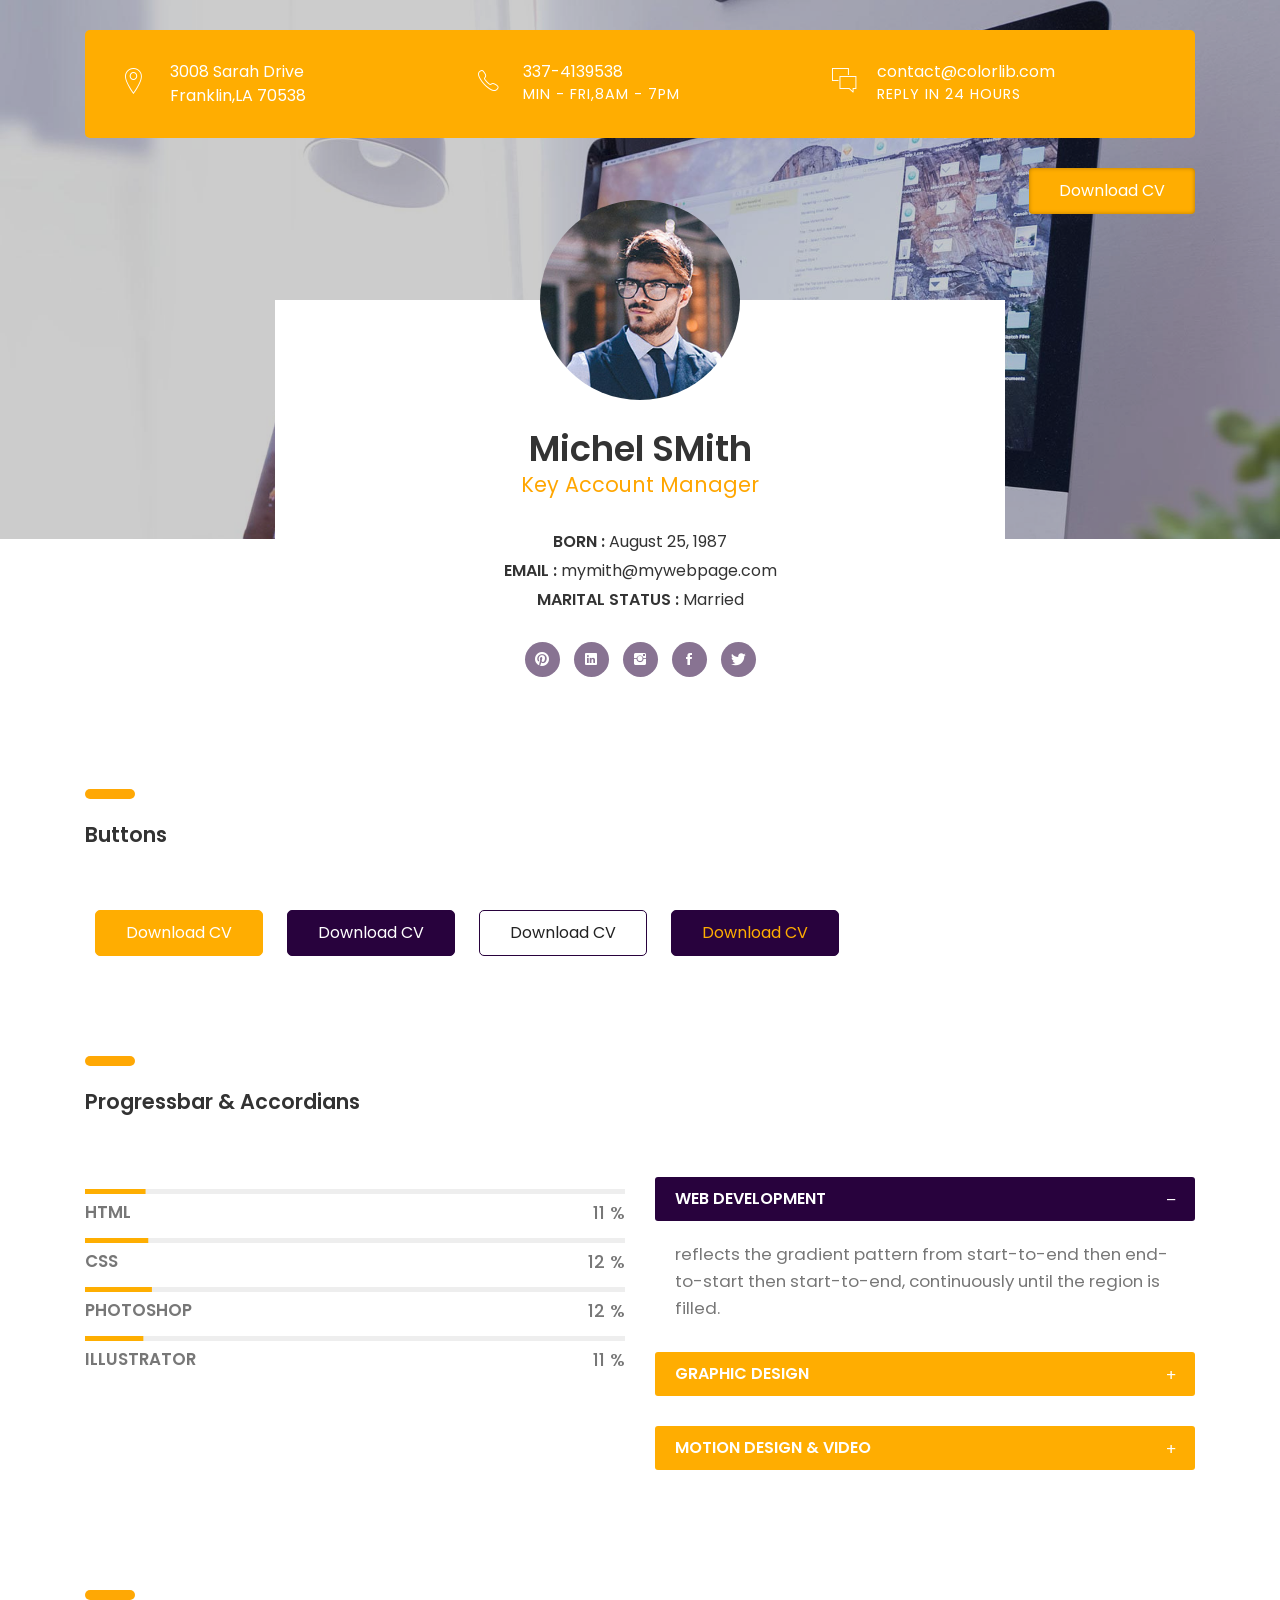
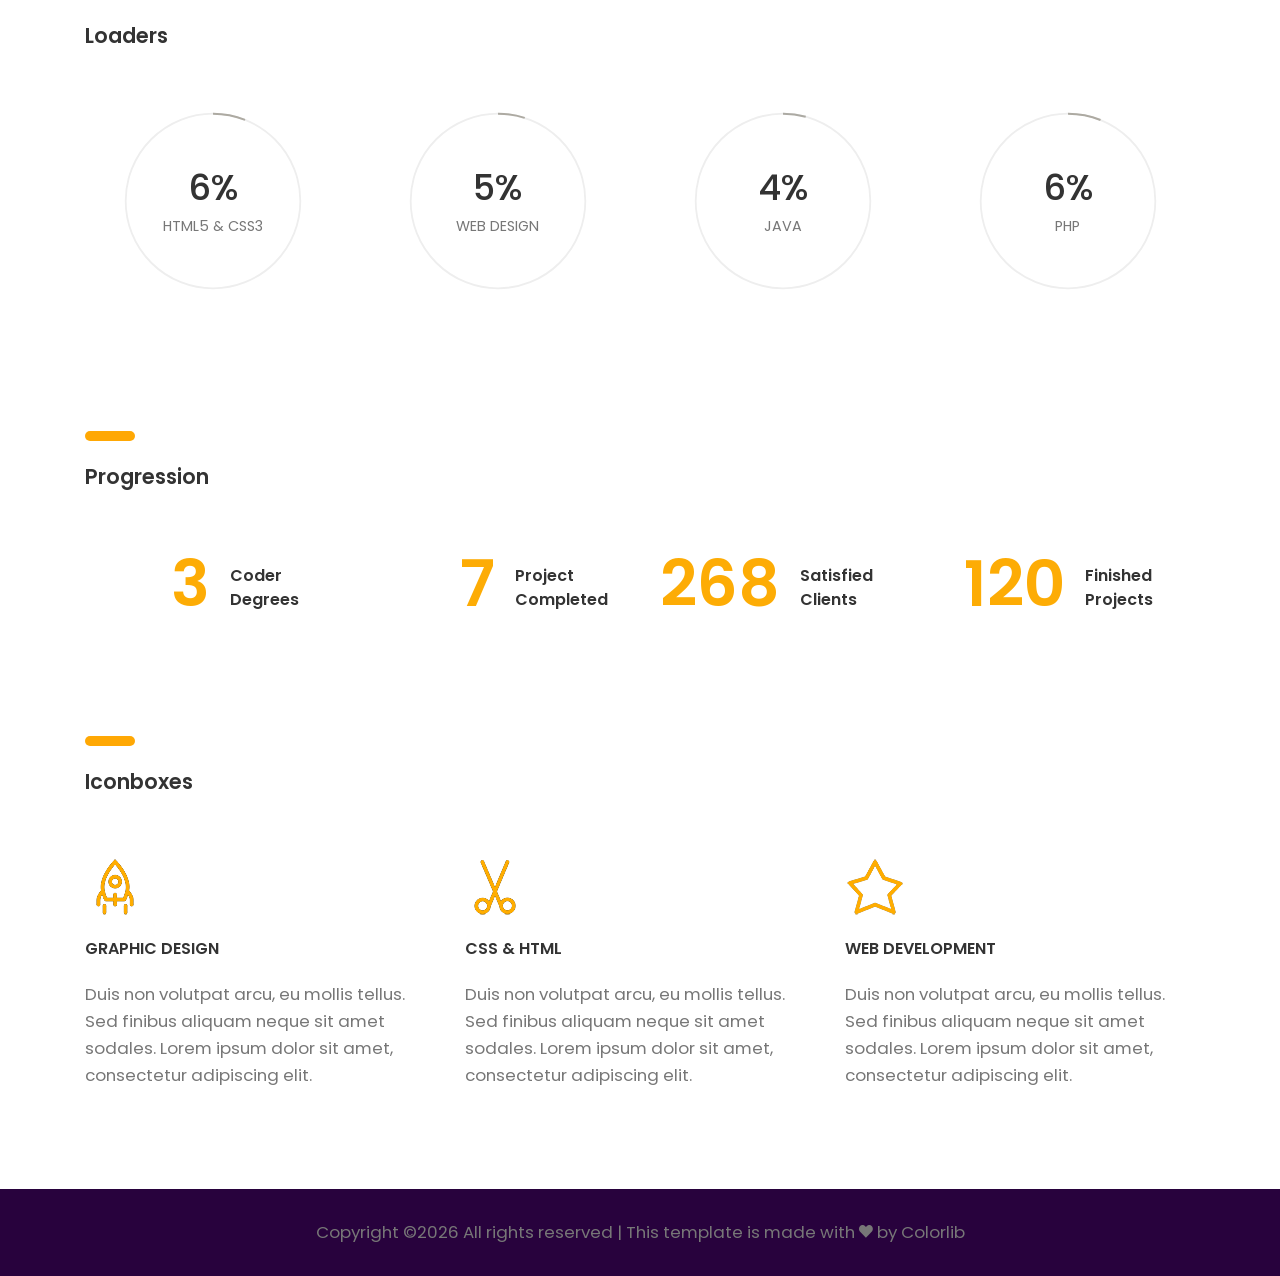
<file: 04-elements.html>
<!DOCTYPE HTML>
<html lang="en">
<head>
	<title>CV - Boxed</title>
	<meta http-equiv="X-UA-Compatible" content="IE=edge">
    <meta name="viewport" content="width=device-width, initial-scale=1">
	<meta charset="UTF-8">
	
	
	<!-- Font -->
	
	<link href="https://fonts.googleapis.com/css?family=Poppins:400,500,600,700%7CAllura" rel="stylesheet">
	
	<!-- Stylesheets -->
	
	<link href="common-css/bootstrap.css" rel="stylesheet">
	
	<link href="common-css/ionicons.css" rel="stylesheet">
	
	<link href="common-css/fluidbox.min.css" rel="stylesheet">
	
	<link href="04-elements/css/styles.css" rel="stylesheet">
	
	<link href="04-elements/css/responsive.css" rel="stylesheet">
	
</head>
<body>
	
	<header>
		<div class="container">
			<div class="heading-wrapper">
				<div class="row">
					<div class="col-sm-6 col-md-6 col-lg-4">
						<div class="info">
							<i class="icon ion-ios-location-outline"></i>
							<div class="right-area">
								<h5>3008 Sarah Drive</h5>
								<h5>Franklin,LA 70538</h5>
							</div><!-- right-area -->
						</div><!-- info -->
					</div><!-- col-sm-4 -->
					
					<div class="col-sm-6 col-md-6 col-lg-4">
						<div class="info">
							<i class="icon ion-ios-telephone-outline"></i>
							<div class="right-area">
								<h5>337-4139538</h5>
								<h6>MIN - FRI,8AM - 7PM</h6>
							</div><!-- right-area -->
						</div><!-- info -->
					</div><!-- col-sm-4 -->
					
					<div class="col-sm-6 col-md-6 col-lg-4">
						<div class="info">
							<i class="icon ion-ios-chatboxes-outline"></i>
							<div class="right-area">
								<h5>contact@colorlib.com</h5>
								<h6>REPLY IN 24 HOURS</h6>
							</div><!-- right-area -->
						</div><!-- info -->
					</div><!-- col-sm-4 -->
				</div><!-- row -->
			</div><!-- heading-wrapper -->
			
			<a class="downlad-btn" href="#">Download CV</a>
		</div><!-- container -->
	</header>
	
	<section class="intro-section">
		<div class="container">
			<div class="row">
				<div class="col-md-1 col-lg-2"></div>
				<div class="col-md-10 col-lg-8">
					<div class="intro">
						<div class="profile-img"><img src="images/profile-1-250x250.jpg" alt=""></div>
						<h2><b>Michel SMith</b></h2>
						<h4 class="font-yellow">Key Account Manager</h4>
						<ul class="information margin-tb-30">
							<li><b>BORN : </b>August 25, 1987</li>
							<li><b>EMAIL : </b>mymith@mywebpage.com</li>
							<li><b>MARITAL STATUS : </b>Married</li>
						</ul>
						<ul class="social-icons">
							<li><a href="#"><i class="ion-social-pinterest"></i></a></li>
							<li><a href="#"><i class="ion-social-linkedin"></i></a></li>
							<li><a href="#"><i class="ion-social-instagram"></i></a></li>
							<li><a href="#"><i class="ion-social-facebook"></i></a></li>
							<li><a href="#"><i class="ion-social-twitter"></i></a></li>
						</ul>
					</div><!-- intro -->
				</div><!-- col-sm-8 -->
			</div><!-- row -->
		</div><!-- container -->
	</section><!-- intro-section -->
	
	<section class="btn-section section">
		<div class="container">
		
			<div class="row">
				<div class="col-sm-12">
					<div class="heading">
						<h4><b>Buttons</b></h4>
					</div>
				</div><!-- col-sm-4 -->
			</div><!-- row -->
		
			<a class="btn btn-bg-yellow" href="#">Download CV</a>
			<a class="btn btn-bg-purple" href="#">Download CV</a>
			<a class="btn btn-border-purple" href="#">Download CV</a>
			<a class="btn btn-color-yellow" href="#">Download CV</a>
		</div><!-- container -->
	</section><!-- btn-section -->
	
	<section class="accordian-section section">
		<div class="container">
		
			<div class="row">
				<div class="col-sm-12">
					<div class="heading">
						<h4><b>Progressbar & Accordians</b></h4>
					</div>
				</div><!-- col-sm-12 -->
				
				<div class="col-md-12 col-lg-6">
				
					<div class="line-progress margin-b-20" data-prog-percent=".89"><div></div>
						<p class="progress-title"><b>HTML</b></p></div>
					
					<div class="line-progress margin-b-20" data-prog-percent=".91"><div></div>
						<p class="progress-title"><b>CSS</b></p></div>

					<div class="line-progress margin-b-20" data-prog-percent=".97"><div></div>
						<p class="progress-title"><b>PHOTOSHOP</b></p></div>
					
					<div class="line-progress margin-b-50" data-prog-percent=".85"><div></div>
						<p class="progress-title"><b>ILLUSTRATOR</b></p></div>

				</div><!-- col-sm-6 -->
				
				<div class="col-md-12 col-lg-6">
					<div class="panel margin-b-30">
						<div class="panel-area margin-b-30">
							<h5 class="panel-title active"><b>WEB DEVELOPMENT</b>
								<i class="icon minus ion-minus"></i><i class="icon plus ion-plus"></i></h5>
							<p class="panel-desc">reflects the gradient pattern from start-to-end then end-to-start then start-to-end, 
								continuously until the region is filled.</p>
						</div><!-- panel-area -->
						
						<div class="panel-area margin-b-30">
							<h5 class="panel-title"><b>GRAPHIC DESIGN</b>
								<i class="icon minus ion-minus"></i><i class="icon plus ion-plus"></i></h5>
							<p class="panel-desc">reflects the gradient pattern from start-to-end then end-to-start then start-to-end, 
								continuously until the region is filled.</p>
						</div><!-- panel-area -->
						
						<div class="panel-area margin-b-30">
							<h5 class="panel-title"><b>MOTION DESIGN & VIDEO</b>
								<i class="icon minus ion-minus"></i><i class="icon plus ion-plus"></i></h5>
							<p class="panel-desc">reflects the gradient pattern from start-to-end then end-to-start then start-to-end, 
								continuously until the region is filled.</p>
						</div><!-- panel-area -->
					</div><!-- panel -->
				</div><!-- col-sm-6-->
				
			</div><!-- row -->
		</div><!-- container -->
	</section><!-- accordian-section -->
	
	
	<section class="loaders-section section">
		<div class="container">
			<div class="row">
				<div class="col-sm-12">
					<div class="heading">
						<h4><b>Loaders</b></h4>
					</div>
				</div><!-- col-sm-12 -->
				<div class="col-sm-6 col-md-6 col-lg-3">
					<div class="radial-prog-area margin-b-30">
						<div class="radial-progress" data-prog-percent=".97">
							<div></div>
							<h6 class="progress-title">HTML5 & CSS3</h6>
						</div>
					</div><!-- radial-prog-area-->
				</div><!-- col-sm-6-->
				
				<div class="col-sm-6 col-md-6 col-lg-3">
					<div class="radial-prog-area margin-b-30">
						<div class="radial-progress" data-prog-percent=".78">
							<div></div>
							<h6 class="progress-title">WEB DESIGN</h6>
						</div>
					</div><!-- radial-prog-area-->
				</div><!-- col-sm-6-->
				
				<div class="col-sm-6 col-md-6 col-lg-3">
					<div class="radial-prog-area margin-b-30">
						<div class="radial-progress" data-prog-percent=".67">
							<div></div>
							<h6 class="progress-title">JAVA</h6>
						</div>
					</div><!-- radial-prog-area-->
				</div><!-- col-sm-6-->
				
				<div class="col-sm-6 col-md-6 col-lg-3">
					<div class="radial-prog-area margin-b-50">
						<div class="radial-progress" data-prog-percent=".97">
							<div></div>
							<h6 class="progress-title">PHP</h6>
						</div>
					</div><!-- radial-prog-area-->
				</div><!-- col-sm-6-->
				
			</div><!-- row -->
		</div><!-- container -->
	</section><!-- loaders-section -->
	
	
	<section class="progression-section section" id="counter">
		<div class="container">
			<div class="row">
				<div class="col-sm-12">
					<div class="heading">
						<h4><b>Progression</b></h4>
					</div>
				</div><!-- col-sm-12 -->
				<div class="col-sm-6 col-md-6 col-lg-3">
					<div class="counter margin-b-30">
						<h1 class="title"><b><span class="counter-value" data-duration="400" data-count="3">0</span></b></h1>
						<h5 class="desc"><b>Coder Degrees</b></h5>
					</div><!-- counter -->
				</div><!-- col-md-3-->
				
				<div class="col-sm-6 col-md-6 col-lg-3">
					<div class="counter margin-b-30">
						<h1 class="title"><b><span class="counter-value" data-duration="1400" data-count="25">0</span></b></h1>
						<h5 class="desc"><b>Project Completed</b></h5>
					</div><!-- counter -->
				</div><!-- col-md-3-->
				
				<div class="col-sm-6 col-md-6 col-lg-3">
					<div class="counter margin-b-30">
						<h1 class="title"><b><span class="counter-value" data-duration="700" data-count="311">0</span></b></h1>
						<h5 class="desc"><b>Satisfied Clients</b></h5>
					</div><!-- counter -->
				</div><!-- col-md-3-->
				
				<div class="col-sm-6 col-md-6 col-lg-3">
					<div class="counter margin-b-30">
						<h1 class="title"><b><span class="counter-value" data-duration="2000" data-count="732">0</span></b></h1>
						<h5 class="desc"><b>Finished Projects</b></h5>
					</div><!-- margin-b-30 -->
				</div><!-- col-md-3-->
				
			</div><!-- row -->
		</div><!-- container -->
	</section><!-- progression-section -->
	
	
	<section class="iconboxes-section section" id="counter">
		<div class="container">
			<div class="row">
				<div class="col-sm-12">
					<div class="heading">
						<h4><b>Iconboxes</b></h4>
					</div>
				</div><!-- col-sm-12 -->
				
				<div class="col-sm-6 col-md-6 col-lg-4">
					<div class="iconbox margin-b-30">
						<i class="line-icon icon-rocket"></i>
						<h5 class="margin-tb-20"><b>GRAPHIC DESIGN</b></h5>
						<p>Duis non volutpat arcu, eu mollis tellus. 
						Sed finibus aliquam neque sit amet sodales. 
						Lorem ipsum dolor sit amet, consectetur adipiscing elit.</p>
					</div><!-- counter -->
				</div><!-- col-md-4 -->
				
				<div class="col-sm-6 col-md-6 col-lg-4">
					<div class="iconbox margin-b-30">
						<i class="line-icon icon-cut"></i>
						<h5 class="margin-tb-20"><b>CSS & HTML</b></h5>
						<p>Duis non volutpat arcu, eu mollis tellus. 
						Sed finibus aliquam neque sit amet sodales. 
						Lorem ipsum dolor sit amet, consectetur adipiscing elit.</p>
					</div><!-- counter -->
				</div><!-- col-md-4 -->
				
				<div class="col-sm-6 col-md-6 col-lg-4">
					<div class="iconbox margin-b-30">
						<i class="line-icon icon-star"></i>
						<h5 class="margin-tb-20"><b>WEB DEVELOPMENT</b></h5>
						<p>Duis non volutpat arcu, eu mollis tellus. 
						Sed finibus aliquam neque sit amet sodales. 
						Lorem ipsum dolor sit amet, consectetur adipiscing elit.</p>
					</div><!-- counter -->
				</div><!-- col-md-4 -->
				
			</div><!-- row -->
		</div><!-- container -->
	</section><!-- progression-section -->
	
	
	<footer>
		<p class="copyright">
			<!-- Link back to Colorlib can't be removed. Template is licensed under CC BY 3.0. -->
Copyright &copy;<script>document.write(new Date().getFullYear());</script> All rights reserved | This template is made with <i class="ion-heart" aria-hidden="true"></i> by <a href="https://colorlib.com" target="_blank">Colorlib</a>
<!-- Link back to Colorlib can't be removed. Template is licensed under CC BY 3.0. -->
		</p>
	</footer>
	
	
	<!-- SCIPTS -->
	
	<script src="common-js/jquery-3.2.1.min.js"></script>
	
	<script src="common-js/tether.min.js"></script>
	
	<script src="common-js/bootstrap.js"></script>
	
	<script src="common-js/isotope.pkgd.min.js"></script>
	
	<script src="common-js/jquery.waypoints.min.js"></script>
	
	<script src="common-js/progressbar.min.js"></script>
	
	<script src="common-js/jquery.fluidbox.min.js"></script>
	
	<script src="common-js/scripts.js"></script>
	
</body>
</html>
</file>
<file: 04-elements/css/styles.css>
/*
====================================================

* 	[Master Stylesheet]
	
	Theme Name :  
	Version    :  
	Author     :  
	Author URI :  

====================================================

	TOC
	
	1. PRIMARY STYLES
	2. COMMONS FOR PAGE DESIGN
	3. HEADER
	4. INTRO SECTION
	5. BTN SECTION
	6. PROGRESSBAR & ACCORDIANS
		LINE PROGRESSBAR
		ACCORDIANS 
	7. LOADERS SECTION
	8. PROGRESSIONS SECTION
	9. ICONBOXES SECTION
	10. FOOTER

====================================================


/* ---------------------------------
1. PRIMARY STYLES
--------------------------------- */

html{ font-size: 100%; height: 100%; overflow-x: hidden; margin: 0px;  padding: 0px; touch-action: manipulation; }


body{ font-size: 16px; font-family: 'Poppins', serif; width: 100%; height: 100%; margin: 0; font-weight: 400;
	-webkit-font-smoothing: antialiased; -moz-osx-font-smoothing: grayscale; word-wrap: break-word; 
	color: #333; }

h1, h2, h3, h4, h5, h6, p, a, ul, span, li, img, inpot, button{ margin: 0; padding: 0; }

h1,h2,h3,h4,h5,h6{ line-height: 1.5; font-weight: inherit; }

h1,h2,h3{ font-family: 'Poppins', cursive; }

p{ line-height: 1.6; font-size: 1.05em; font-weight: 400; color: #777; }

h1{ font-size: 4em; line-height: 1; }
h2{ font-size: 2.2em; line-height: 1.1; }
h3{ font-size: 1.8em; }
h4{ font-size: 1.3em; }
h5{ font-size: 1em; }
h6{ font-size: .9em; letter-spacing: 1px; }

a, button{ display: inline-block; text-decoration: none; color: inherit; line-height: 1; 
	-webkit-transition: all .25s ease-in-out; transition: all .25s ease-in-out; }

a:focus, a:active, a:hover,
button:focus, button:active, button:hover,
a b.light-color:hover{ text-decoration: none; color: #FFA804; }

b{ font-weight: 600; }

img{ width: 100%; }

li{ list-style: none; display: inline-block; }

span{ display: inline-block; }

button{ outline: 0; border: 0; background: none; cursor: pointer; }

.icon{ font-size: 1.1em; display: inline-block; line-height: inherit; }

[class^="icon-"]:before, [class*=" icon-"]:before{ line-height: inherit; }

b.max-bold{ font-weight: 700; }



/* ---------------------------------
2. COMMONS FOR PAGE DESIGN
--------------------------------- */

.section{ padding: 20px 0 70px; }

.section .heading{ margin-bottom: 60px; }

.section .heading:before{ content:''; height: 10px; width: 50px; border-radius: 5px;
	margin-bottom: 20px; display: block; background: #FFA804; }
	
.margin-t-10{ margin-top: 10px; }

.margin-b-30{ margin-bottom: 30px; }
.margin-b-50{ margin-bottom: 50px; }

.margin-tb-20{ margin-top: 20px; margin-bottom: 20px; }
.margin-tb-30{ margin-top: 30px; margin-bottom: 30px; }

.font-yellow{ color: #FFA600; }

.font-semi-white{ color: #ddd; }

.font-lite-black{ color: #999; }


/* ---------------------------------
3. HEADER
--------------------------------- */

header{ position: absolute; top: 30px; left: 0; right: 0; z-index: 100; }

header .heading-wrapper{ border-radius: 5px; padding: 30px 40px 20px; background: #FFAD01; color: #fff; }

header .info{ margin-bottom: 10px; }

header .info .icon{ float: left; font-size: 30px; }

header .info .right-area{ margin-left: 45px; }

header .downlad-btn{ padding: 15px 30px; border-radius: 4px; float: right; margin-top: 30px;
	box-shadow: inset 0 0px 4px rgba(0,0,0,.3); background: #FFAD01; color: #fff; 
	-webkit-transition: all .2s ease; transition: all .2s ease; }

header .downlad-btn:hover{ -webkit-transform: translateY(-4px); transform: translateY(-4px); }


/* ---------------------------------
4. INTRO SECTION
--------------------------------- */

.intro-section{ padding-top: 200px; position: relative; background-size: cover; 
	z-index: 1;background-image: url(../../images/slider-1-1920x1080.jpg); }

.intro-section:before{ content:''; z-index: -1; position: absolute; top: 0; bottom: 0; left: 0; 
	right: 0; background: rgba(0,0,0, .2); }
	
.intro-section:after{ content: ''; position: absolute; bottom: 0; left: 0; right: 0;
	height: 150px; z-index: -1; background: #fff; }

.intro{ padding: 0 20px; margin-top: 100px; text-align: center; background: #fff; }

.intro .profile-img{ height: 200px; width: 200px; border-radius: 100px; margin: 0 auto; 
	overflow: hidden; position: relative; top: -100px; margin-bottom: -70px;  }

.intro .information > li{ display: block; margin: 5px 0; }

.intro .social-icons > li > a{ height: 35px; line-height: 35px; width: 35px; border-radius: 20px; 
	overflow: hidden; z-index: 1; position: relative; margin: 0 5px 5px; background: #887392; color: #fff; }

.intro .social-icons > li > a:after{ content: ''; position: absolute; bottom: 0; left: 0; right: 0;
	top: 0; z-index: -1; border-radius: 20px; background: #FFA804; 
	-webkit-transition: all .2s ease; transition: all .2s ease;
	-webkit-transform: scale(0); transform: scale(0); }

.intro .social-icons > li > a:hover:after{ -webkit-transform: scale(1); transform: scale(1); }


/* ---------------------------------
5. BTN SECTION
--------------------------------- */

.btn-section{ padding-top: 100px; }

.btn{ margin: 0 10px 10px; padding: 12px 30px; border-radius: 5px; }

.btn-bg-yellow{ border: 1px solid #FFAD01; background: #FFAD01; color: #fff; }

.btn-bg-purple{ border: 1px solid #28023D; background: #28023D; color: #fff; }

.btn-border-purple{ border: 1px solid #28023D; color: #222; }

.btn-color-yellow{ border: 1px solid #28023D; background: #28023D; color: #FFAD01; }


.btn-bg-yellow:hover{ background: none; color: #111; }

.btn-bg-purple:hover{ background: none; color: #111; }

.btn-border-purple:hover{ background: #28023D; color: #fff; }

.btn-color-yellow:hover{ background: none; color: #111; }



/* ---------------------------------
6. PROGRESSBAR & ACCORDIANS
--------------------------------- */

/* LINE PROGRESSBAR */
	
.line-progress{ position: relative; padding-bottom: 25px; }

.line-progress .progressbar-text{ position: absolute; bottom: 0; right: 0; font-size: 1.1em; 
	font-weight: 500; color: #777!important; }

.line-progress .progress-title{ position: absolute; bottom: 0; left: 0; color: #777; }


/* ACCORDIANS */

.panel-area .panel-title{ padding: 10px 20px; cursor: pointer; position: relative; color: #fff;
	border-radius: 3px; background: #FFAD01; color: #fff; }

.panel-area .panel-desc{ max-height: 0; overflow: hidden; opacity: 0;
	-webkit-transition: all .05s, opacity .25s .1s, -webkit-transform .1s; 
	transition: all .05s, opacity .25s .1s, transform .1s; 
	-webkit-transform: scaleY(0); transform: scaleY(0); 
	-webkit-transform-origin: top; transform-origin: top; }

.panel-area .panel-title .icon{ float: right; font-size: .7em; margin-top: 5px; }

.panel-area .panel-title.active{ background: #28023D; }

.panel-area .panel-title.active + .panel-desc{ opacity: 1; padding: 20px 20px 0; max-height: 300px; 
	-webkit-transform: scaleY(1); transform: scaleY(1); }

.panel-area .panel-title .icon.plus,
.panel-area .panel-title.active .icon.minus{ display: block; }

.panel-area .panel-title .icon.minus,
.panel-area .panel-title.active .icon.plus{ display: none; }


/* ---------------------------------
7. LOADERS SECTION
--------------------------------- */

.radial-progress{ position: relative; max-width: 180px; margin: 0 auto; }

.radial-progress .progressbar-text{ font-size: 2.2em; font-weight: 500; 
	padding-bottom: 25px!important; color: #333!important; }

.radial-progress .progressbar-text:after{ content:'%'; }

.radial-progress .progress-title{ position: absolute; top: 50%; left: 50%; width: 100%;
	letter-spacing: 0; text-align: center; color: #777; 
	-webkit-transform: translate(-50%, 15px); transform: translate(-50%, 15px); }

	
/* ---------------------------------
8. PROGRESSIONS SECTION
--------------------------------- */


.counter{ position: relative; }
	
.counter .title{ text-align: right; margin-right: 130px; color: #FDAC05; }

.counter .desc{ position: absolute; bottom: 4px; right: 0px; width: 110px; }


/* ---------------------------------
9. ICONBOXES SECTION
--------------------------------- */


.line-icon{ display: block; height: 60px; width: 60px; background-size: cover; }

.icon-rocket{ background-image: url(../../images/logos.png); background-position: 0px 0; }
.icon-cut{ background-image: url(../../images/logos.png); background-position: 120px 0; }
.icon-star{ background-image: url(../../images/logos.png); background-position: 60px 0; }


/* ---------------------------------
10. FOOTER
--------------------------------- */

.copyright{ text-align: center; padding: 30px 0; background: #28023D; }
</file>
<file: 04-elements/css/responsive.css>
/* Screens Resolution : 992px
-------------------------------------------------------------------------- */
@media only screen and (max-width: 1200px) {
	/* ---------------------------------
	9. COUNTER SECTION
	--------------------------------- */

	.counter-section{ text-align: center; padding: 50px 0 20px; }

	.counter{ display: inline-block; }
	
	.counter .desc{ text-align: left; }
}

/* Screens Resolution : 992px
-------------------------------------------------------------------------- */
@media only screen and (max-width: 992px) {
	
	/* ---------------------------------
	4. INTRO SECTION
	--------------------------------- */

	.intro-section{ padding-top: 250px; }
	
}

/* Screens Resolution : 767px
-------------------------------------------------------------------------- */
@media only screen and (max-width: 767px) {
	
	/* ---------------------------------
	1. PRIMARY STYLES
	--------------------------------- */

	p{ line-height: 1.4; }

	h1{ font-size: 3em; }
	h2{ font-size: 2em; }
	h3{ font-size: 1.8em; }


	
	/* ---------------------------------
	2. COMMONS FOR PAGE DESIGN
	--------------------------------- */

	.section{ padding: 50px 0 0px; }

	.section .heading{ margin-bottom: 30px; }

	
	/* ---------------------------------
	4. INTRO SECTION
	--------------------------------- */

	.intro-section{ padding-top: 350px; }


	/* ---------------------------------
	5. PORFOLIO SECTION
	--------------------------------- */

	.portfolio-section{ padding-bottom: 0; }
	
	.portfolio-section .portfolioFilter{ margin: 0px 0 10px; }
	
	.portfolio-section .portfolioContainer{ margin-left: 0; margin-right: 0; }

	.portfolio-section .p-item{ width: 50%; padding: 0 15px 0px; }

	.portfolio-section .p-item{ max-width: 400px; }

	
	/* ---------------------------------
	8. EDUCATION SECTION
	--------------------------------- */
	
	.education-wrapper:after,
	.education-wrapper .education:after{ display: none; }

}

/* Screens Resolution : 575px
-------------------------------------------------------------------------- */
@media only screen and (max-width: 575px) {
	
	/* ---------------------------------
	1. PRIMARY STYLES
	--------------------------------- */

	body{ font-size: 14px;  }
	

	/* ---------------------------------
	5. PORFOLIO SECTION
	--------------------------------- */
	
	.portfolio-section .p-item{ width: 100%; }
	
}

/* Screens Resolution : 479px
-------------------------------------------------------------------------- */
@media only screen and (max-width: 479px) {


}

/* Screens Resolution : 359px
-------------------------------------------------------------------------- */
@media only screen and (max-width: 359px) {
	
	/* ---------------------------------
	3. HEADER
	--------------------------------- */

	header .heading-wrapper{  padding: 30px 20px 20px; }

	header .info .icon{ font-size: 25px; }

	header .info .right-area{ margin-left: 35px; }

}

/* Screens Resolution : 290px
-------------------------------------------------------------------------- */
@media only screen and (max-width: 290px) {

	
}

/* Screens Resolution : 290px
-------------------------------------------------------------------------- */
@media only screen and (max-width: 260px) {
	
	/* ---------------------------------
	3. HEADER
	--------------------------------- */

	header .heading-wrapper{  padding: 10px 15px 0px; }

	header .info .icon{ font-size: 15px; }

	header .info .right-area{ margin-left: 20px; }
	
	/* ---------------------------------
	4. INTRO SECTION
	--------------------------------- */

	.intro .profile-img{ width: 80%; height: auto; top: 0; margin-bottom: 10px; }
	
	.intro{ padding: 20px 10px 0; margin-right: -15px; margin-left: -15px; }
	
}
</file>
<file: common-css/fluidbox.min.css>
@-webkit-keyframes a{0%{-webkit-transform:translate(-50%,-50%) rotateX(0) rotateY(0);transform:translate(-50%,-50%) rotateX(0) rotateY(0)}50%{-webkit-transform:translate(-50%,-50%) rotateX(-180deg) rotateY(0);transform:translate(-50%,-50%) rotateX(-180deg) rotateY(0)}to{-webkit-transform:translate(-50%,-50%) rotateX(-180deg) rotateY(-180deg);transform:translate(-50%,-50%) rotateX(-180deg) rotateY(-180deg)}}@keyframes a{0%{-webkit-transform:translate(-50%,-50%) rotateX(0) rotateY(0);transform:translate(-50%,-50%) rotateX(0) rotateY(0)}50%{-webkit-transform:translate(-50%,-50%) rotateX(-180deg) rotateY(0);transform:translate(-50%,-50%) rotateX(-180deg) rotateY(0)}to{-webkit-transform:translate(-50%,-50%) rotateX(-180deg) rotateY(-180deg);transform:translate(-50%,-50%) rotateX(-180deg) rotateY(-180deg)}}.fluidbox{outline:none}.fluidbox__overlay{background-color:hsla(0,0%,100%,.85);cursor:pointer;cursor:zoom-out;opacity:0;pointer-events:none;position:fixed;top:-100%;left:0;bottom:-100%;right:0;-webkit-transition:all .5s ease-in-out;transition:all .5s ease-in-out}.fluidbox--opened .fluidbox__overlay{pointer-events:auto}.fluidbox__wrap{background-position:center center;background-size:cover;margin:0 auto;position:relative;-webkit-transition:all .5s ease-in-out;transition:all .5s ease-in-out}.fluidbox--closed .fluidbox__thumb,.fluidbox__thumb{-webkit-transition:opacity 0s ease-in-out 0s;transition:opacity 0s ease-in-out 0s}.fluidbox__ghost{background-size:100% 100%;background-position:center center;background-repeat:no-repeat;position:absolute;-webkit-transition:opacity 0s 0s,-webkit-transform .5s 0s;transition:opacity 0s 0s,-webkit-transform .5s 0s;transition:opacity 0s 0s,transform .5s 0s;transition:opacity 0s 0s,transform .5s 0s,-webkit-transform .5s 0s}.fluidbox--opened .fluidbox__ghost{cursor:pointer;cursor:zoom-out}.fluidbox--closed .fluidbox__ghost{-webkit-transition:opacity 0s .5s,-webkit-transform .5s 0s;transition:opacity 0s .5s,-webkit-transform .5s 0s;transition:opacity 0s .5s,transform .5s 0s;transition:opacity 0s .5s,transform .5s 0s,-webkit-transform .5s 0s}.fluidbox__loader{opacity:0;-webkit-perspective:200px;perspective:200px;pointer-events:none;position:absolute;top:0;left:0;bottom:0;right:0}.fluidbox__loader:before{background-color:hsla(0,0%,100%,.85);content:'';-webkit-transform-style:preserve-3d;transform-style:preserve-3d;position:absolute;top:50%;left:50%;width:20%;padding-bottom:20%;-webkit-transform:translate(-50%,-50%);transform:translate(-50%,-50%);-webkit-transition-property:-webkit-transform;transition-property:-webkit-transform;transition-property:transform;transition-property:transform,-webkit-transform;-webkit-transition-duration:.5s;transition-duration:.5s;-webkit-transition-delay:0s;transition-delay:0s}.fluidbox--loading .fluidbox__loader{opacity:1;-webkit-transition:opacity .5s ease-in-out .5s;transition:opacity .5s ease-in-out .5s}.fluidbox--loading .fluidbox__loader:before{-webkit-animation:a 1s 0s infinite ease-in-out forwards;animation:a 1s 0s infinite ease-in-out forwards}
/*# sourceMappingURL=fluidbox.min.css.map */
</file>
